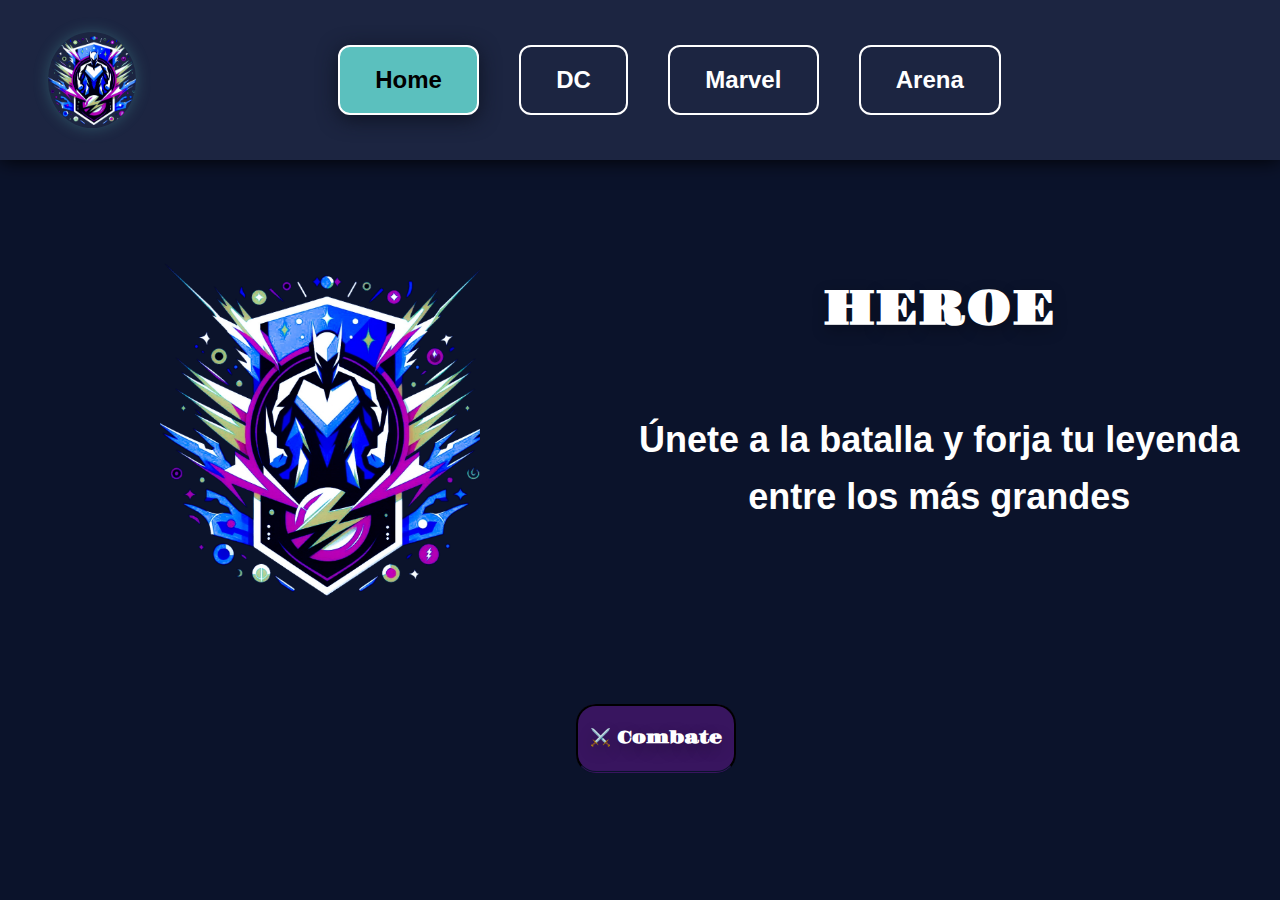
<file: index.html>
<!DOCTYPE html>
<html lang="es">
<head>
  <meta charset="UTF-8" />
  <meta name="viewport" content="width=device-width, initial-scale=1.0" />
  <title>Hero Arena</title>
  <link rel="shortcut icon" href="assets/img/logo.png" type="image/x-icon">
  <link rel="stylesheet" href="css/main.css" />
  <!-- este codigo comentado lo considere inecesario -->
  <!-- <link rel="icon" href="/assets/img/logo.png" type="image/png"> -->
  <link rel="preconnect" href="https://fonts.googleapis.com">
  <link rel="preconnect" href="https://fonts.gstatic.com" crossorigin>
  <link href="https://fonts.googleapis.com/css2?family=Bebas+Neue&family=Gravitas+One&family=Marvel:ital,wght@0,400;0,700;1,400;1,700&family=Tagesschrift&display=swap" rel="stylesheet">
</head>
<header>
  <!-- hola mundo -->
    <img id="logo" src="/assets/img/logo.png" alt="Logo">
    <nav>
      <button id="btn-home" class="nav-button active">Home</button>
      <a href="/html/dc.html"><button id="btn-dc" class="nav-button">DC</button></a>
      <!-- TODO: en esta parte los botones marvel y arena dirigen a la misma pagina cuando deberian de ser paginas diferentes  -->
      <a href="/html/marvel.html"><button id="btn-marvel" class="nav-button">Marvel</button></a>
      <a href="/html/arena.html"><button id="btn-arena" class="nav-button">Arena</button></a>
    </nav>
  </header>
<body>
  <audio src="/assets/sound/Heroes-yt-audio.mp3" autoplay loop ></audio>
  <main>
    <div class="imagen-container">
      <div class="contenedortranspa">
      <img id="main-image" src="/assets/img/logo.png" alt="Imagen principal" />
    </div>
    <div class="texto-contenido" id="texto">
      <h1>HEROE</h1> 
      <h2>Únete a la batalla y forja tu leyenda entre los más grandes</h2>
    </div>
  </div>
  </main>
  <script src="js/main.js" defer></script>
  <a href="/html/arena.html"><button class="botonarena"> <h1> ⚔️ Combate</h1></button></a>
</body>
</html>
</file>
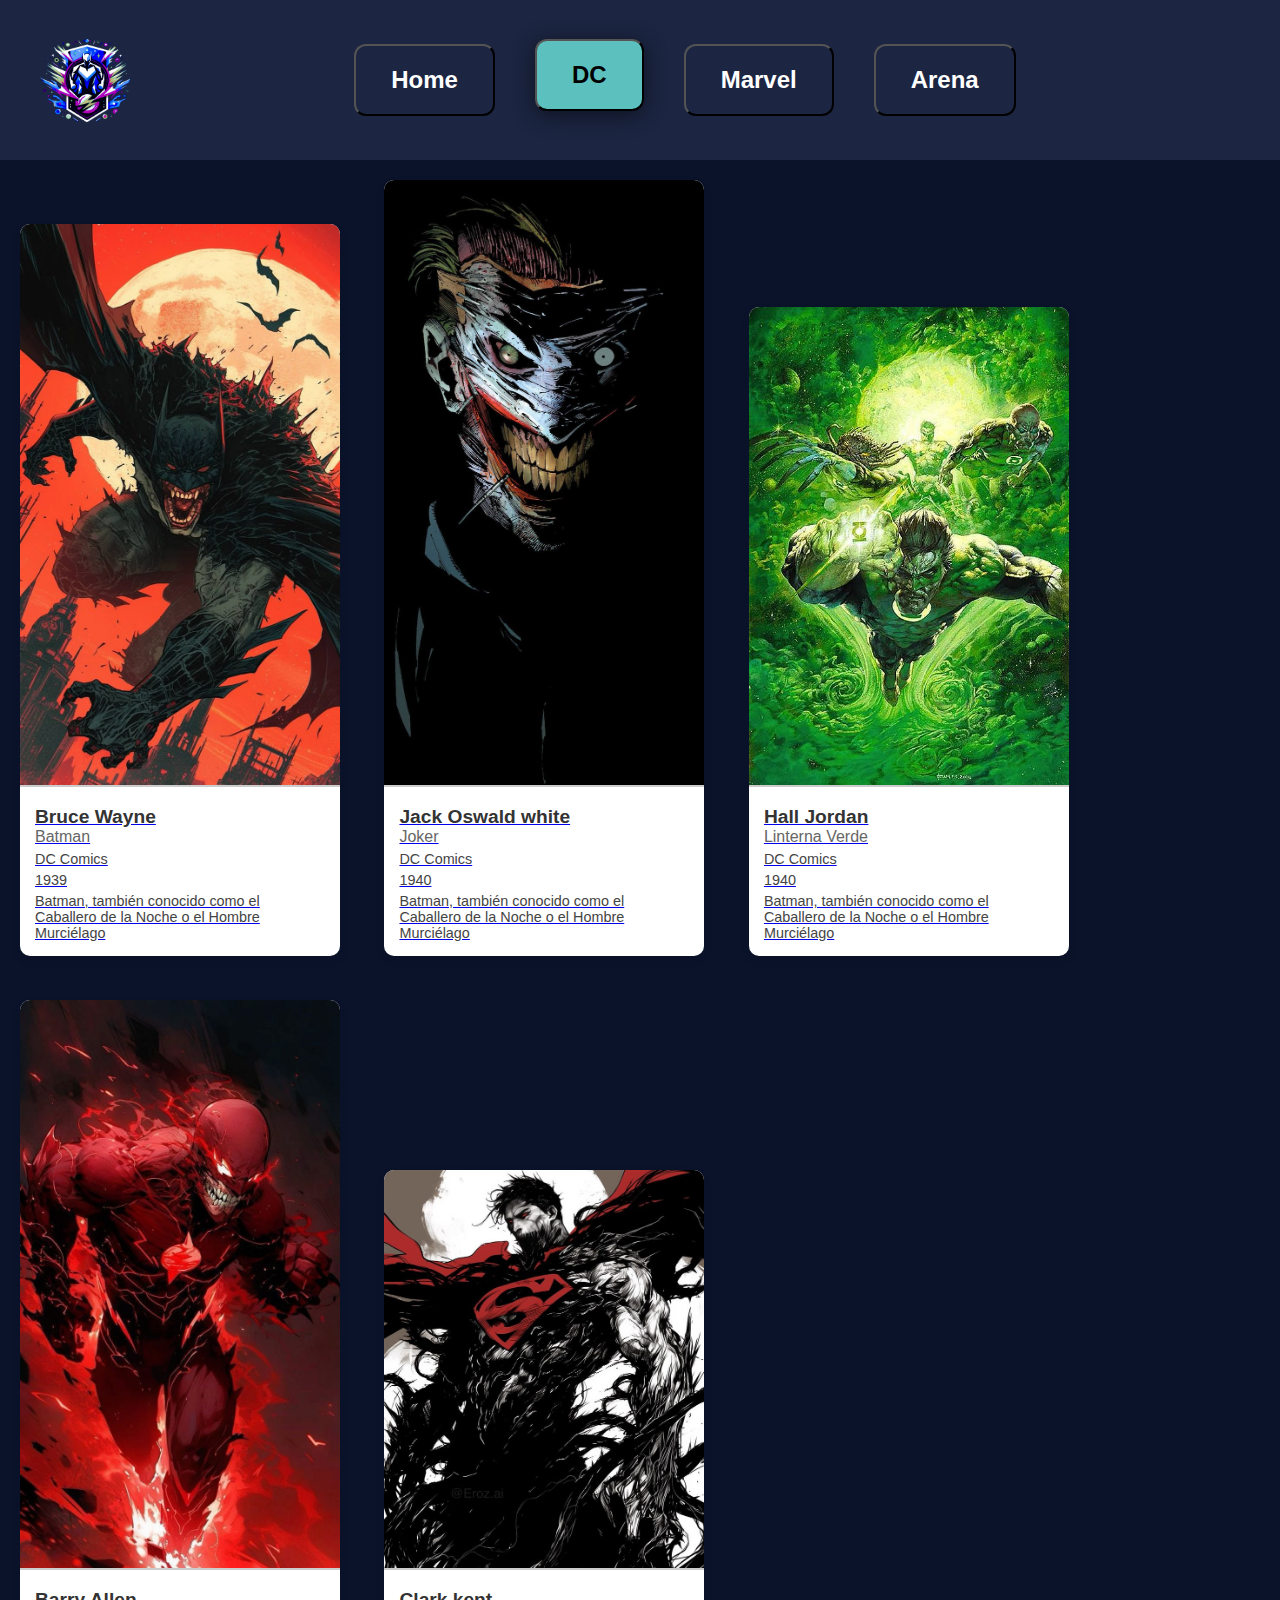
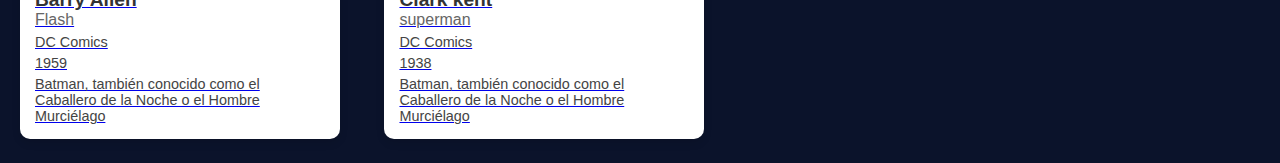
<file: html/pag2.html>
<!DOCTYPE html>
<html lang="es">
<head>
  <meta charset="UTF-8">
  <meta name="viewport" content="width=device-width, initial-scale=1.0">
  <title>HEROES DC</title>
  <script src="/js/carta-dc.js"></script>
  <link rel="stylesheet" href="/css/estilos.css">
  <link rel="icon" href="/multimedia/logo.png" type="image/png">
</head>
<body>
   <header>
    <img id="logo" src="/multimedia/logo.png" alt="Logo" />
    <nav>
      <a href="/index.html"><button id="btn-home" class="nav-button">Home</button></a>
      <button id="btn-dc" class="nav-button active">DC</button>
      <a href="/html/pag1.html"><button id="btn-marvel" class="nav-button">Marvel</button></a>
      <a href="/html/pag3.html"><button id="btn-arena" class="nav-button">Arena</button></a>
    </nav>
  </header>

  <div class="heroes">
    <cartas-dc
      name="Bruce Wayne"
      alias="Batman"
      estudio="DC Comics"
      presentacion="1939"
      descripcion="Batman, también conocido como el Caballero de la Noche o el Hombre Murciélago"
      imagen="/multimedia/batman.jpg">
    </cartas-dc>
    <cartas-dc
      name="Jack Oswald white"
      alias="Joker"
      estudio="DC Comics"
      presentacion="1940"
      descripcion="Batman, también conocido como el Caballero de la Noche o el Hombre Murciélago"
      imagen="/multimedia/guason.jpg">
    </cartas-dc>
    <cartas-dc
      name="Hall Jordan"
      alias="Linterna Verde"
      estudio="DC Comics"
      presentacion="1940"
      descripcion="Batman, también conocido como el Caballero de la Noche o el Hombre Murciélago"
      imagen="/multimedia/greenlintern.jpg">
    </cartas-dc>
    <cartas-dc
      name="Barry Allen"
      alias="Flash"
      estudio="DC Comics"
      presentacion="1959"
      descripcion="Batman, también conocido como el Caballero de la Noche o el Hombre Murciélago"
      imagen="/multimedia/Flash.jpg">
    </cartas-dc>
    <cartas-dc
      name="Clark kent"
      alias="superman"
      estudio="DC Comics"
      presentacion="1938"
      descripcion="Batman, también conocido como el Caballero de la Noche o el Hombre Murciélago"
      imagen="/multimedia/sperman.jpg">
    </cartas-dc>
    
  </div>
</body>
</html>
</file>
<file: css/main.css>
/* Estos son los estilo generales que se les aplica al body */
body {
  margin: 0;
  background-image: url(https://giffiles.alphacoders.com/223/223284.gif);
  background-size: cover; /* La imagen cubre todo el contenedor */
      background-position: center; /* Centra la imagen */
      background-repeat: no-repeat; /* Evita que la imagen se repita */
  font-family: Arial, sans-serif;
  background-color: #0B132B;
  background-size: cover;
  background-position: center;
  height: auto;
  
  /* esta animacion es opcional, lo que hace es que con el keyframe genera un fecto como de respiracion de colores con el fondo */
  animation: background_animation 2s infinite alternate;
}

@keyframes background_animation {
  0% {
    background-color: #0b132b;
  }
  100% {
    background-color: #0f1a3b;
  }
}

header {
  display: flex;
  align-items: center;
  justify-content: space-between;
  background-color: #1C2541;
  padding: 0 3rem;
  height: 10rem; /* AUMENTADO */
  box-sizing: border-box;
  /* agregue animaciones en el header de aparecer lentamente, los pixeles y el ultimo valor es para el sombreado del header */
  box-shadow: 0px 0px 20px rgba(0, 0, 0, 2);
  /*  el segundo valor define los segundos que se demora la animacion */
  animation: apear 1.5s ease-out;
}

/* Este es el keyframe de la animacion apear*/
@keyframes apear {
  from {
    opacity: 0;
    transform: translateY(-50px);
  }
  to {
    opacity: 10;
    transform: translateY(0);
  }
}

.contenedortranspa {
  width: 900px;
  height: 400px;
  background-color: (1,6,7); /* Color de fondo */
  margin: 20px auto; /* Centrado horizontal */
  border-radius: 8px; /* Bordes redondeados */
}


#logo {
  width: 5.5rem;
  border-radius: 50%;
  /* se le añade un diseño de sombreado y de animacion al logo para que destaque, el transition es para que tome forma de circulo en un tiempo determinado */
  transition: all 1s ease;
  /* sombreado de la imagen del logo */
  box-shadow: 0 0 15px rgba(91, 192, 190, 0.3);
}

/* para que al momento de pasar el cursor por la imagen se haga un efecto de aumento */
#logo:hover {
  transform: scale(1.1);
}

nav {
  flex: 1;
  display: flex;
  justify-content: center; /* CENTRADO */
  gap: 2.5rem;
  margin-right: 5rem;
  margin-left: 1rem;
  margin-right: 45px;
}

.nav-button {
  background-color: transparent;
  padding: 1.2rem 2.2rem; /* MÁS GRANDES */
  font-size: 1.5rem;     /* TEXTO MÁS GRANDE */
  color: #fff;
  font-weight: bold;
  cursor: pointer;
  border-radius: 12px;
  transition: background-color 0.3s;
  border: 2px solid #fff;
}

.nav-button:hover{
  background-color: #3A506B;
  transform: translateY(-5px);
  transition: all 0.5s ease;
  box-shadow: 0px 10px 20px rgb(191, 196, 201, );
}

.nav-button.active {
  background-color: #5BC0BE;
  transition: all 0.5s ease;
  color: #000;
  box-shadow: 0px 4px 20px rgb(14, 19, 34) ;
  /* le agregue un keyframe de pulsar para que cuando el usuario le de click se apliquen unos efectos de aminacion y resalte por el shadow */
  animation: pulsar 2s infinite alternate;
}

@keyframes pulsar {
  0% {
    box-shadow: 0px 4px 15px rgba(91, 192, 190, 0.4);
  }
  100% {
    box-shadow: 0px 4px 25px rgba(91, 192, 190, 0.8);
  }
}

.nav-button.active:hover{
  background-color: #3A506B;
  transform: translateY(-10px);
  transition: all 0.3s ease;
  box-shadow: 30px 30px 30px rgb(191, 196, 201, );
}

main {
  padding: 5rem 1.3rem;
  text-align: center;
}

.imagen-container {
  display: flex;
  justify-content: center;
  margin-bottom: 0px;
  overflow: hidden;
  height: 24rem;
}

.imagen-container img {
  width: 20rem;
  height: auto;
  object-fit: cover;
  transition: all s ease;
}

.texto-contenido {
  font-size: 1.5rem;
  color: white;
  line-height: 1.6;
  max-width: 40rem;
  margin: 0 auto;
}

h1{
  font-family: "Gravitas One", serif;
  font-size: 3rem;
  margin-bottom: 2rem;
  color: #fff;
  position: relative;
  display: inline-block;
  text-shadow: 0 5px 15px rgba(0, 0, 0, 0.3);
  /* practicamente copie y pegue la misma animacion del fondo de la pagina principal */
  animation: bright 3s infinite alternate;
}

@keyframes bright {
  0% {
    text-shadow: 0 0 10px rgba(91, 192, 190, 0.3);
  }
  100% {
    text-shadow: 0 0 25px rgba(91, 192, 190, 0.7);
  }
}




/* TODO: este responsive tengo que revisarlo porque no esta en rem o dvh */
/* celulares */
@media (max-width: 768px) {
  body {
    margin: 0;
    background-size: cover;
    background-position: center;
    height: auto;
    min-height: 100dvh;
    font-size: 1rem;
  }
  header {
    display: flex;
    flex-direction: row;
    align-items: center;
    justify-content: space-between;
    padding: 1rem 2rem;
    height: auto;
    box-sizing: border-box;
    gap: 1rem;
  }
  #logo {
    width: 4.5rem;
    border-radius: 50%;
    height: auto;
  }
  nav {
    flex: 1;
    display: flex;
    justify-content: center; /* CENTRADO */
    gap: 0.7rem;
    /* el wrap para que aparezcan los 4 sin deslizar la pantalla */
    flex-wrap: wrap;
  }
  .nav-button {
    background-color: transparent;
    border: 1px solid #fff;
    padding: 0.6rem 1.2rem;
    font-size: 1rem;
    color: white;
    border-radius: 8px;
    cursor: pointer;/* TEXTO MÁS GRANDE */
  }
  main {
    padding: 1.5rem 1rem;
    text-align: center;
  }
  .imagen-container {
    display: flex;
    justify-content: center;
    align-items: center;
    max-width: 100%;
  }
  .imagen-container img {
    width: 100%;
    max-width: 15rem;
    height: auto;
  }
  .texto-contenido {
    font-size: 1.2rem;
    color: #fff;
    line-height: 1.6;
    max-width: 90%;
    margin: 0 auto;
  }
  h1{
    font-size: 1.6rem;
    margin-bottom: 1.5rem;
    position: relative;
    display: inline-block;
  }
}

/* tablets */
@media (max-width: 1024px) {
  header {
    flex-direction: column;
  }
}

/* explicacion de las animaciones personalizadas. Estructura basica: 
@keyframes nombreDeLaAnimacion {
  0%   { propiedad: valor_inicial; }
  100% { propiedad: valor_final; }
} */

/* Luego se aplica el nombre de la animacion a una clase o aja.
.elemento {
  animation: nombreDeLaAnimacion 2s ease-in-out infinite;
} */
 footer{
  font-style: italic;
  
}
.botonarena{
  margin-left: 45%;
  margin-top: 0%;
  width: 160px;
  height: 70px;
}
.botonarena h1 {
  font-size: 17px;
}
button{
  background-color: rgba(61, 22, 99, 0.925);
  height: auto;
  width: auto;
  border-bottom: #0b132b;
  padding: 10px;
  border-style: double;
  border-radius: 20px 20px;
}
</file>
<file: css/estilos.css>
body {
  margin: 0;
  font-family: Arial, sans-serif;
  background-color: #0B132B;
  background-image: url();
  background-size: cover;
  background-position: center;
  height: auto;
}

header {
  display: flex;
  align-items: center;
  justify-content: space-between;
  background-color: #1C2541;
  padding: 0 40px;
  height: 160px; /* AUMENTADO */
  box-sizing: border-box;
}

#logo {
  width: 90px;
  height: 90px;
  border-radius: 50%;
}

nav {
  flex: 1;
  display: flex;
  justify-content: center; /* CENTRADO */
  gap: 40px;
}

.nav-button {
  background-color: transparent;
  padding: 20px 35px; /* MÁS GRANDES */
  font-size: 24px;     /* TEXTO MÁS GRANDE */
  color: rgb(255, 255, 255);
  font-weight: bold;
  cursor: pointer;
  border-radius: 12px;
  transition: background-color 0.3s;
}

.nav-button:hover{
  background-color: #3A506B;
  transform: translateY(-5px);
  transition: all 0.3s ease;
  box-shadow: 30px 30px 30px rgb(191, 196, 201, );
}

.nav-button.active {
  background-color: #5BC0BE;
  transform: translateY(-5px);
  transition: all 0.3s ease;
  box-shadow: 30px 30px 30px rgb(191, 196, 201, );
  color: black;
  box-shadow: 0px 4px 20px rgb(14, 19, 34) ;
}

main {
  padding: 40px 20px;
  text-align: center;
}

.imagen-container {
  display: flex;
  justify-content: center;
  margin-bottom: 25px;
}

.imagen-container img {
  width: 320px;
  height: auto;
  border-radius: 10px;
}

.texto-contenido {
  font-size: 24px;
  color: white;
  line-height: 1.6;
  max-width: 800px;
  margin: 0 auto;
}

h1{
  font-family: "Gravitas One", serif;
}
</file>
